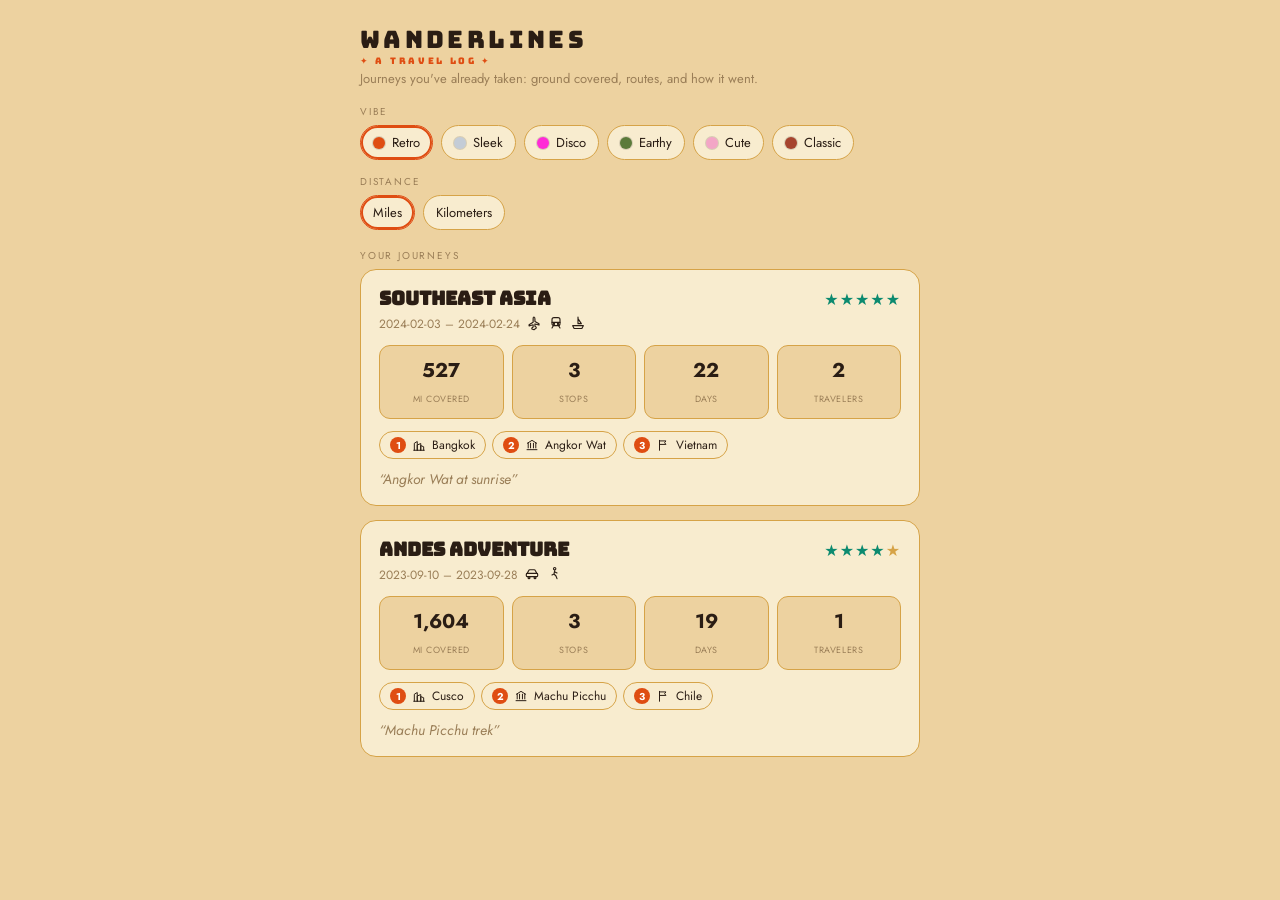
<file: projects/wanderlines/index.html>
<!DOCTYPE html>
<html lang="en">
<head>
<meta charset="utf-8" />
<meta name="viewport" content="width=device-width, initial-scale=1" />
<title>Wanderlines · Journeys</title>
<link rel="preconnect" href="https://fonts.googleapis.com" />
<link rel="preconnect" href="https://fonts.gstatic.com" crossorigin />
<link href="https://fonts.googleapis.com/css2?family=Baloo+2:wght@500;700&family=Bungee&family=Caveat&family=EB+Garamond&family=Fraunces:opsz,wght@9..144,500;9..144,600&family=Inter:wght@400;600;700&family=Jost:wght@400;500;700&family=Monoton&family=Quicksand:wght@400;600;700&family=Righteous&family=Space+Grotesk:wght@500;700&display=swap" rel="stylesheet" />
<link rel="stylesheet" href="./styles.css" />
</head>
<body>
  <div class="wrap">
    <div class="brand">Wanderlines<small>✦ a travel log ✦</small></div>
    <p class="lead">Journeys you've already taken: ground covered, routes, and how it went.</p>
    <div class="bar-label">Vibe</div>
    <div id="themebar"></div>
    <div class="bar-label">Distance</div>
    <div id="units"><button data-u="mi">Miles</button><button data-u="km">Kilometers</button></div>
    <div class="bar-label" style="margin-top:18px">Your journeys</div>
    <div id="journeys"></div>
  </div>
  <script type="module" src="./src/app.mjs"></script>
</body>
</html>
</file>
<file: projects/wanderlines/styles.css>
/* Every color + font is a CSS variable the app sets per theme, fully token-driven. */
* { box-sizing: border-box; }
html, body { margin: 0; }
body {
  background: var(--ocean);
  color: var(--ink);
  font-family: var(--font, system-ui, sans-serif);
  min-height: 100vh;
  padding: 18px 16px 48px;
}
.wrap { max-width: 560px; margin: 0 auto; }
.brand {
  font-family: var(--font-display);
  letter-spacing: .14em; text-transform: uppercase; font-size: 24px;
  margin: 6px 0 2px;
}
.brand small { display: block; font-size: 9px; letter-spacing: .3em; color: var(--accent); }
.lead { color: var(--muted); font-size: 13px; margin: 0 0 16px; }
.bar-label { font-size: 10px; letter-spacing: .18em; text-transform: uppercase; color: var(--muted); margin: 14px 0 6px; }

#themebar, #units { display: flex; flex-wrap: wrap; gap: 8px; }
.chip, #units button {
  display: inline-flex; align-items: center; gap: 7px;
  border: 1px solid var(--rule); background: var(--paper); color: var(--ink);
  border-radius: 20px; padding: 7px 12px; font: inherit; font-size: 13px; cursor: pointer;
}
.chip.on, #units button.on { box-shadow: inset 0 0 0 2px var(--accent); border-color: var(--accent); }
.chip .sw { width: 12px; height: 12px; border-radius: 50%; box-shadow: 0 0 0 1px #0002; }

.card {
  background: var(--paper); border: 1px solid var(--rule); border-radius: 16px;
  padding: 16px 18px; margin-bottom: 14px;
}
.card header { display: flex; justify-content: space-between; align-items: baseline; gap: 10px; }
.card h2 { font-family: var(--font-display); margin: 0; font-size: 19px; }
.rate { color: var(--accent2); white-space: nowrap; letter-spacing: 1px; }
.rate .off { color: var(--rule); }
.meta { color: var(--muted); font-size: 12px; margin: 4px 0 12px; display: flex; align-items: center; gap: 6px; flex-wrap: wrap; }
.meta .vic { color: var(--ink); }
.stats { display: grid; grid-template-columns: repeat(4, 1fr); gap: 8px; margin-bottom: 12px; }
.stats div {
  background: var(--ocean); border: 1px solid var(--rule); border-radius: 11px;
  padding: 10px 8px; text-align: center;
}
.stats b { display: block; font-size: 20px; font-weight: 700; }
.stats span { font-size: 9px; letter-spacing: .06em; text-transform: uppercase; color: var(--muted); }
.stops { display: flex; flex-wrap: wrap; gap: 6px; }
.stop {
  display: inline-flex; align-items: center; gap: 6px; font-size: 12px;
  border: 1px solid var(--rule); border-radius: 16px; padding: 4px 10px;
}
.stop b {
  background: var(--accent); color: var(--on-accent); width: 16px; height: 16px; border-radius: 50%;
  font-size: 10px; display: inline-flex; align-items: center; justify-content: center;
}
.stop .kic { color: var(--ink); display: inline-flex; }
.hl { margin-top: 10px; font-style: italic; color: var(--muted); font-size: 14px; }
</file>
